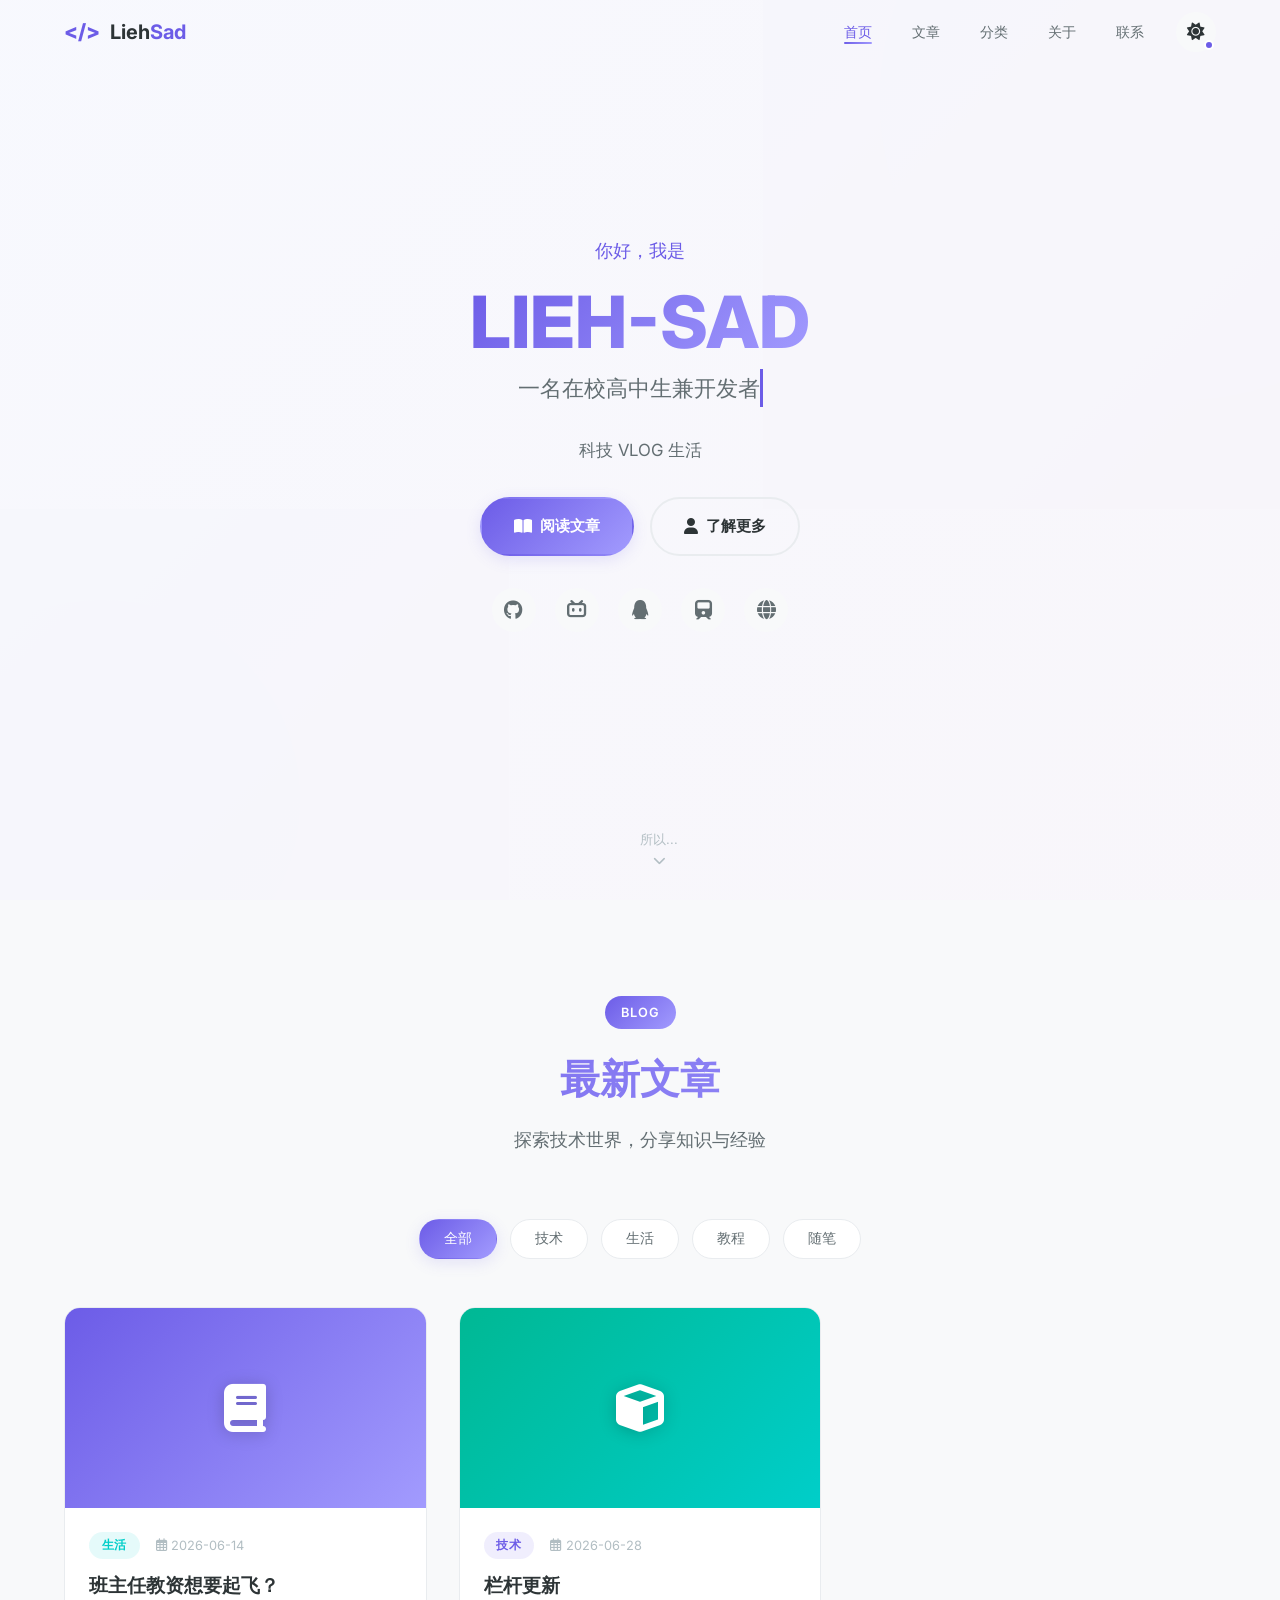
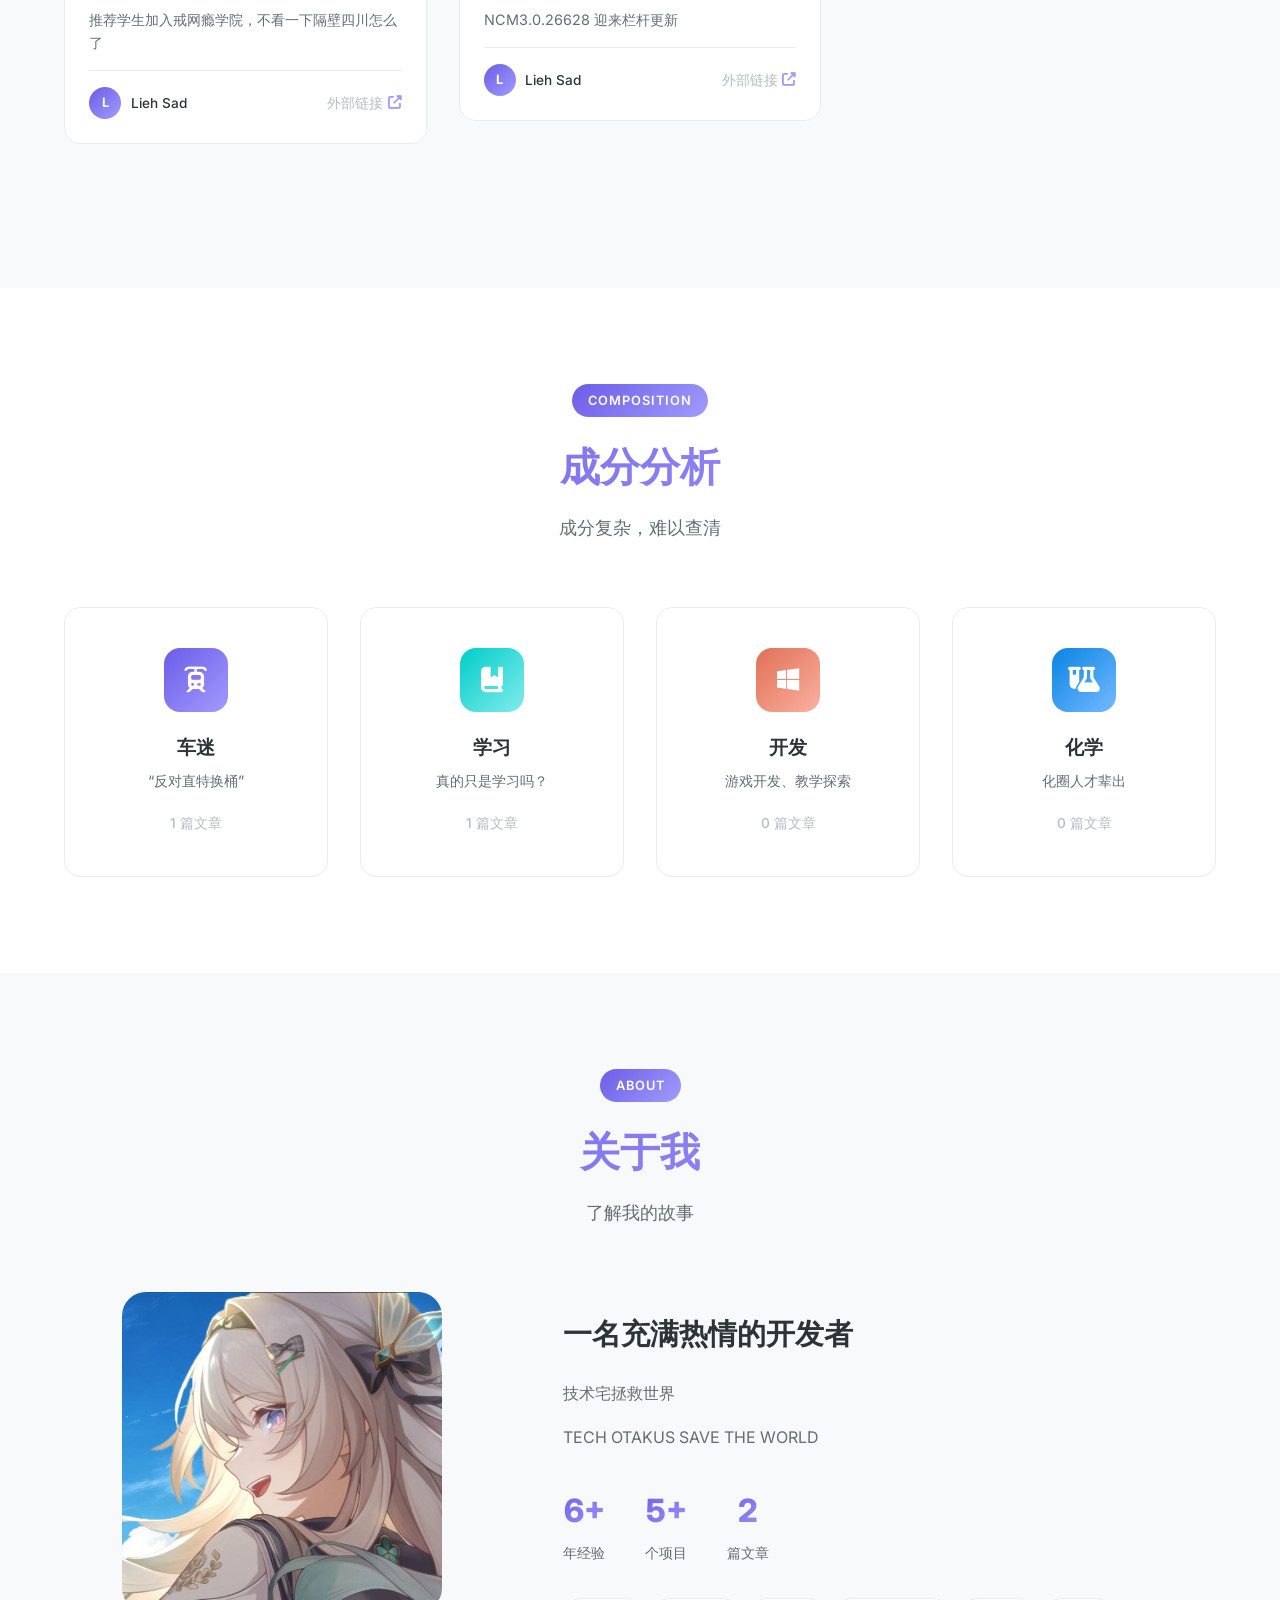
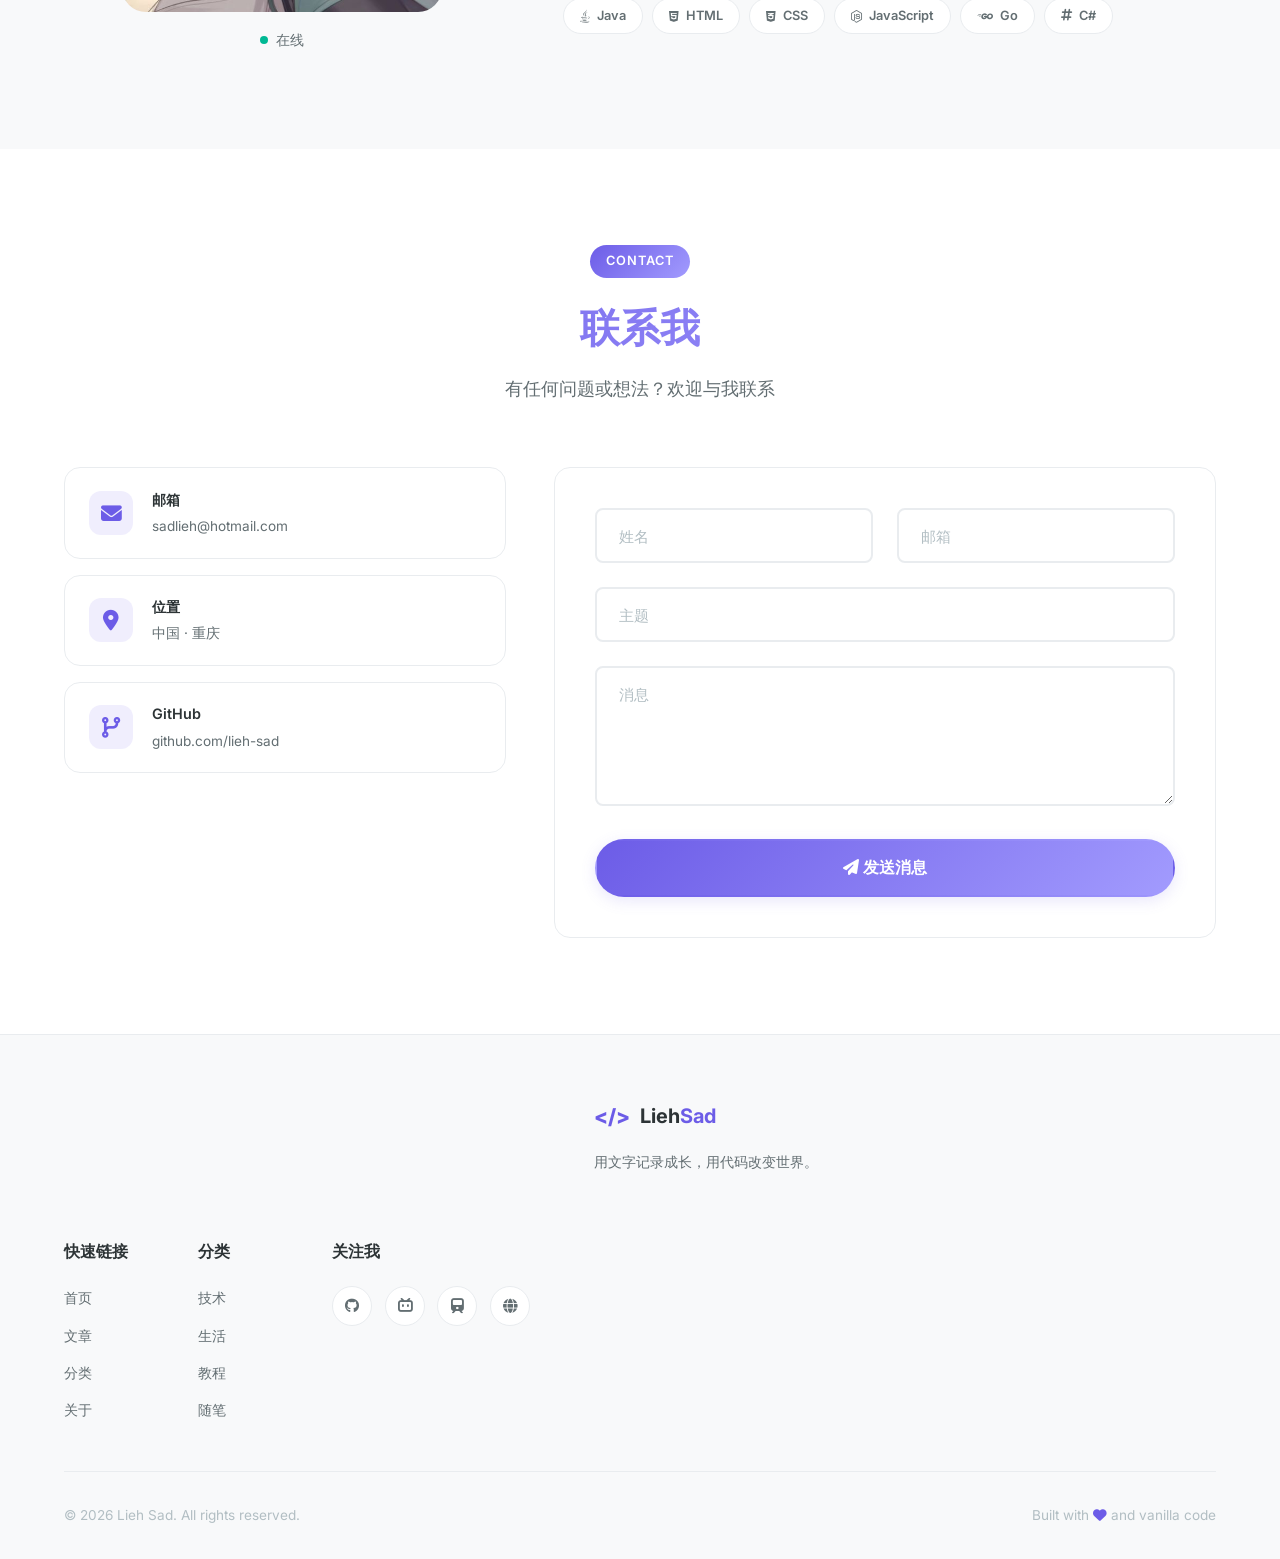
<file: index.html>
<!DOCTYPE html>
<html lang="zh-CN">
<head>
    <meta charset="UTF-8">
    <meta name="viewport" content="width=device-width, initial-scale=1.0">
    <meta name="description" content="个人博客 - 分享技术、生活与思考">
    <meta name="keywords" content="博客, 技术, 生活, 分享">
    <meta name="author" content="LIEH SAD">
    <title>LIEH SAD | 个人博客</title>
    <link rel="icon" href="assets/favicon.ico" type="image/x-icon">
    <!-- 防止页面闪烁：在渲染前根据系统主题设置 data-theme -->
    <script>
        (function() {
            var mode = localStorage.getItem('theme-mode') || 'auto';
            var theme;
            if (mode === 'auto') {
                theme = window.matchMedia('(prefers-color-scheme: dark)').matches ? 'dark' : 'light';
            } else {
                theme = mode;
            }
            document.documentElement.setAttribute('data-theme', theme);
        })();
    </script>
    <link rel="stylesheet" href="css/style.css">
    <link rel="stylesheet" href="css/all.min.css">
    <link href="https://fonts.googleapis.com/css2?family=Inter:wght@300;400;500;600;700;800&family=Noto+Serif+SC:wght@400;600;700&display=swap" rel="stylesheet">
</head>
<body>
    <!-- 导航栏 -->
    <header class="header" id="header">
        <nav class="nav container">
            <a href="#" class="nav__logo">
                <span class="nav__logo-icon">&lt;/&gt;</span>
                <span class="nav__logo-text">Lieh<span class="highlight">Sad</span></span>
            </a>

            <div class="nav__menu" id="nav-menu">
                <ul class="nav__list">
                    <li class="nav__item">
                        <a href="#home" class="nav__link active-link">首页</a>
                    </li>
                    <li class="nav__item">
                        <a href="#blog" class="nav__link">文章</a>
                    </li>
                    <li class="nav__item">
                        <a href="#categories" class="nav__link">分类</a>
                    </li>
                    <li class="nav__item">
                        <a href="#about" class="nav__link">关于</a>
                    </li>
                    <li class="nav__item">
                        <a href="#contact" class="nav__link">联系</a>
                    </li>
                </ul>

                <!-- 主题切换 & 移动端关闭 -->
                <div class="nav__actions">
                    <button class="theme-toggle" id="theme-toggle" aria-label="切换主题">
                        <i class="fas fa-moon"></i>
                    </button>
                    <div class="nav__close" id="nav-close">
                        <i class="fas fa-times"></i>
                    </div>
                </div>
            </div>

            <div class="nav__toggle" id="nav-toggle">
                <i class="fas fa-bars"></i>
            </div>
        </nav>
    </header>

    <main class="main">
        <!-- 首页/Hero 区域 -->
        <section class="hero section" id="home">
            <div class="hero__bg"></div>
            <div class="hero__container container">
                <div class="hero__content">
                    <div class="hero__data">
                        <span class="hero__greeting">你好，我是</span>
                        <h1 class="hero__title">LIEH-SAD</h1>
                        <p class="hero__subtitle">一名在校高中生兼开发者</p>
                        <p class="hero__description">
                            科技
                            VLOG
                            生活
                        </p>
                        <div class="hero__buttons">
                            <a href="#blog" class="btn btn--primary">
                                <i class="fas fa-book-open"></i>
                                阅读文章
                            </a>
                            <a href="#about" class="btn btn--outline">
                                <i class="fas fa-user"></i>
                                了解更多
                            </a>
                        </div>
                    </div>
                    <div class="hero__social">
                        <a href="https://github.com/lieh-sad" target="_blank" rel="noopener noreferrer" class="hero__social-link" aria-label="GitHub">
                            <i class="fab fa-github"></i>
                        </a>
                        <a href="https://space.bilibili.com/1336760259" target="_blank" rel="noopener noreferrer" class="hero__social-link" aria-label="Bilibili">
                            <i class="fab fa-bilibili"></i>
                        </a>
                        <a href="https://wpa.qq.com/msgrd?v=3&uin=344726180&site=qq&menu=yes" target="_blank" rel="noopener noreferrer" class="hero__social-link" aria-label="邮箱">
                            <i class="fa-brands fa-qq"></i>
                        </a>
                        <a href="https://www.mtrbbs.top/space-uid-1289.html" target="_blank" rel="noopener noreferrer" class="hero__social-link" aria-label="Medium">
                            <i class="fa-solid fa-train"></i>
                        </a>
                        <a href="https://lieh-sad.github.io/nanbin/" target="_blank" rel="noopener noreferrer" class="hero__social-link" aria-label="邮箱">
                            <i class="fa-solid fa-globe"></i>
                        </a>
                    </div>
                </div>
            </div>
            <div class="hero__scroll">
                <a href="#blog" class="hero__scroll-link">
                    <span>所以...</span>
                    <i class="fas fa-chevron-down"></i>
                </a>
            </div>
        </section>

        <!-- 博客文章区域 -->
        <section class="blog section" id="blog">
            <div class="container">
                <div class="section__header">
                    <span class="section__tag">Blog</span>
                    <h2 class="section__title">最新文章</h2>
                    <p class="section__subtitle">探索技术世界，分享知识与经验</p>
                </div>

                <div class="blog__filters">
                    <button class="blog__filter-btn active" data-filter="all">全部</button>
                    <button class="blog__filter-btn" data-filter="tech">技术</button>
                    <button class="blog__filter-btn" data-filter="life">生活</button>
                    <button class="blog__filter-btn" data-filter="tutorial">教程</button>
                    <button class="blog__filter-btn" data-filter="notes">随笔</button>
                </div>

                <div class="blog__grid" id="blog-grid">
                    <!-- 文章卡片由 JavaScript 动态生成 -->
                </div>

                <div class="blog__more">
                    <button class="btn btn--primary" id="load-more">
                        <i class="fas fa-sync-alt"></i>
                        加载更多
                    </button>
                </div>
            </div>
        </section>

        <!-- 分类区域 -->
        <section class="categories section" id="categories">
            <div class="container">
                <div class="section__header">
                    <span class="section__tag">COMPOSITION</span>
                    <h2 class="section__title">成分分析</h2>
                    <p class="section__subtitle">成分复杂，难以查清</p>
                </div>

                <div class="categories__grid">
                    <div class="category__card" data-category="tech">
                        <div class="category__icon">
                            <i class="fa-solid fa-train-tram"></i>
                        </div>
                        <h3 class="category__title">车迷</h3>
                        <p class="category__desc">“反对直特换桶”</p>
                        <span class="category__count" id="count-tech">10 %</span>
                    </div>
                    <div class="category__card" data-category="life">
                        <div class="category__icon">
                            <i class="fa-solid fa-book-bookmark"></i>
                        </div>
                        <h3 class="category__title">学习</h3>
                        <p class="category__desc">真的只是学习吗？</p>
                        <span class="category__count" id="count-life">10 %</span>
                    </div>
                    <div class="category__card" data-category="tutorial">
                        <div class="category__icon">
                            <i class="fa-brands fa-windows"></i>
                        </div>
                        <h3 class="category__title">开发</h3>
                        <p class="category__desc">游戏开发、教学探索</p>
                        <span class="category__count" id="count-tutorial">15 %</span>
                    </div>
                    <div class="category__card" data-category="notes">
                        <div class="category__icon">
                            <i class="fa-solid fa-flask-vial"></i>
                        </div>
                        <h3 class="category__title">化学</h3>
                        <p class="category__desc">化圈人才辈出</p>
                        <span class="category__count" id="count-notes">15 %</span>
                    </div>
                </div>
            </div>
        </section>

        <!-- 关于我 -->
        <section class="about section" id="about">
            <div class="container">
                <div class="section__header">
                    <span class="section__tag">About</span>
                    <h2 class="section__title">关于我</h2>
                    <p class="section__subtitle">了解我的故事</p>
                </div>

                <div class="about__content">
                    <div class="about__image-wrapper">
                        <div class="about__image">
                            <div class="about__image-placeholder">
                                <img src="assets/about.jpg" alt="Lieh Sad">
                            </div>
                        </div>
                        <div class="about__status">
                            <span class="about__status-dot"></span>
                            在线
                        </div>
                    </div>
                    <div class="about__data">
                        <h3 class="about__title">一名充满热情的开发者</h3>
                        <p class="about__description">
                            技术宅拯救世界
                        </p>
                        <p class="about__description">
                            TECH OTAKUS SAVE THE WORLD
                        </p>
                        <div class="about__info">
                            <div class="about__info-item">
                                <span class="about__info-number" id="exp-years">6+</span>
                                <span class="about__info-text">年经验</span>
                            </div>
                            <div class="about__info-item">
                                <span class="about__info-number" id="project-count">5+</span>
                                <span class="about__info-text">个项目</span>
                            </div>
                            <div class="about__info-item">
                                <span class="about__info-number" id="article-count">0</span>
                                <span class="about__info-text">篇文章</span>
                            </div>
                        </div>
                        <div class="about__skills">
                            <span class="about__skill-tag"><i class="fab fa-java"></i> Java</span>
                            <span class="about__skill-tag"><i class="fab fa-html5"></i> HTML</span>
                            <span class="about__skill-tag"><i class="fab fa-css3-alt"></i> CSS</span>
                            <span class="about__skill-tag"><i class="fa-brands fa-node-js"></i> JavaScript</span>
                            <span class="about__skill-tag"><i class="fa-brands fa-golang"></i> Go</span>
                            <span class="about__skill-tag"><i class="fa-solid fa-hashtag"></i> C#</span>
                        </div>
                    </div>
                </div>
            </div>
        </section>

        <!-- 联系我 -->
        <section class="contact section" id="contact">
            <div class="container">
                <div class="section__header">
                    <span class="section__tag">Contact</span>
                    <h2 class="section__title">联系我</h2>
                    <p class="section__subtitle">有任何问题或想法？欢迎与我联系</p>
                </div>

                <div class="contact__content">
                    <div class="contact__info">
                        <div class="contact__info-card">
                            <i class="fas fa-envelope"></i>
                            <div>
                                <h4>邮箱</h4>
                                <p>sadlieh@hotmail.com</p>
                            </div>
                        </div>
                        <div class="contact__info-card">
                            <i class="fas fa-map-marker-alt"></i>
                            <div>
                                <h4>位置</h4>
                                <p>中国 · 重庆</p>
                            </div>
                        </div>
                        <div class="contact__info-card">
                            <i class="fas fa-code-branch"></i>
                            <div>
                                <h4>GitHub</h4>
                                <p>github.com/lieh-sad</p>
                            </div>
                        </div>
                    </div>

                    <form class="contact__form" id="contact-form">
                        <div class="contact__form-row">
                            <div class="contact__form-group">
                                <input type="text" class="contact__form-input" placeholder=" " required id="contact-name">
                                <label class="contact__form-label" for="contact-name">姓名</label>
                            </div>
                            <div class="contact__form-group">
                                <input type="email" class="contact__form-input" placeholder=" " required id="contact-email">
                                <label class="contact__form-label" for="contact-email">邮箱</label>
                            </div>
                        </div>
                        <div class="contact__form-group">
                            <input type="text" class="contact__form-input" placeholder=" " required id="contact-subject">
                            <label class="contact__form-label" for="contact-subject">主题</label>
                        </div>
                        <div class="contact__form-group">
                            <textarea class="contact__form-input contact__form-textarea" placeholder=" " required id="contact-message"></textarea>
                            <label class="contact__form-label" for="contact-message">消息</label>
                        </div>
                        <button type="submit" class="btn btn--primary contact__form-btn">
                            <a href="mailto:sadlieh@hotmail.com">
                            <i class="fas fa-paper-plane"></i>
                            发送消息
                        </button>
                    </form>
                </div>
            </div>
        </section>
    </main>

    <!-- 页脚 -->
    <footer class="footer">
        <div class="container">
            <div class="footer__content">
                <div class="footer__brand">
                    <a href="#" class="nav__logo">
                        <span class="nav__logo-icon">&lt;/&gt;</span>
                        <span class="nav__logo-text">Lieh<span class="highlight">Sad</span></span>
                    </a>
                    <p class="footer__description">
                        用文字记录成长，用代码改变世界。
                    </p>
                </div>
                <div class="footer__links">
                    <div class="footer__links-group">
                        <h4 class="footer__links-title">快速链接</h4>
                        <a href="#home">首页</a>
                        <a href="#blog">文章</a>
                        <a href="#categories">分类</a>
                        <a href="#about">关于</a>
                    </div>
                    <div class="footer__links-group">
                        <h4 class="footer__links-title">分类</h4>
                        <a href="#" data-filter="tech">技术</a>
                        <a href="#" data-filter="life">生活</a>
                        <a href="#" data-filter="tutorial">教程</a>
                        <a href="#" data-filter="notes">随笔</a>
                    </div>
                    <div class="footer__links-group">
                        <h4 class="footer__links-title">关注我</h4>
                        <div class="footer__social">
                            <a href="https://github.com/lieh-sad" target="_blank" rel="noopener noreferrer" class="footer__social-link"><i class="fab fa-github"></i></a>
                            <a href="https://space.bilibili.com/1336760259" target="_blank" rel="noopener noreferrer" class="footer__social-link"><i class="fab fa-bilibili"></i></a>
                            <a href="https://www.mtrbbs.top/space-uid-1289.html" target="_blank" rel="noopener noreferrer" class="footer__social-link"><i class="fa-solid fa-train"></i></a>
                            <a href="https://lieh-sad.github.io/nanbin/" target="_blank" rel="noopener noreferrer" class="footer__social-link"><i class="fa-solid fa-globe"></i></a>
                        </div>
                    </div>
                </div>
            </div>
            <div class="footer__bottom">
                <p>&copy; 2026 Lieh Sad. All rights reserved.</p>
                <p>Built with <i class="fas fa-heart" style="color: var(--primary-color);"></i> and vanilla code</p>
            </div>
        </div>
    </footer>

    <!-- 回到顶部 -->
    <a href="#" class="scrollup" id="scroll-up">
        <i class="fas fa-arrow-up"></i>
    </a>

    <script src="js/main.js"></script>
</body>
</html>
</file>
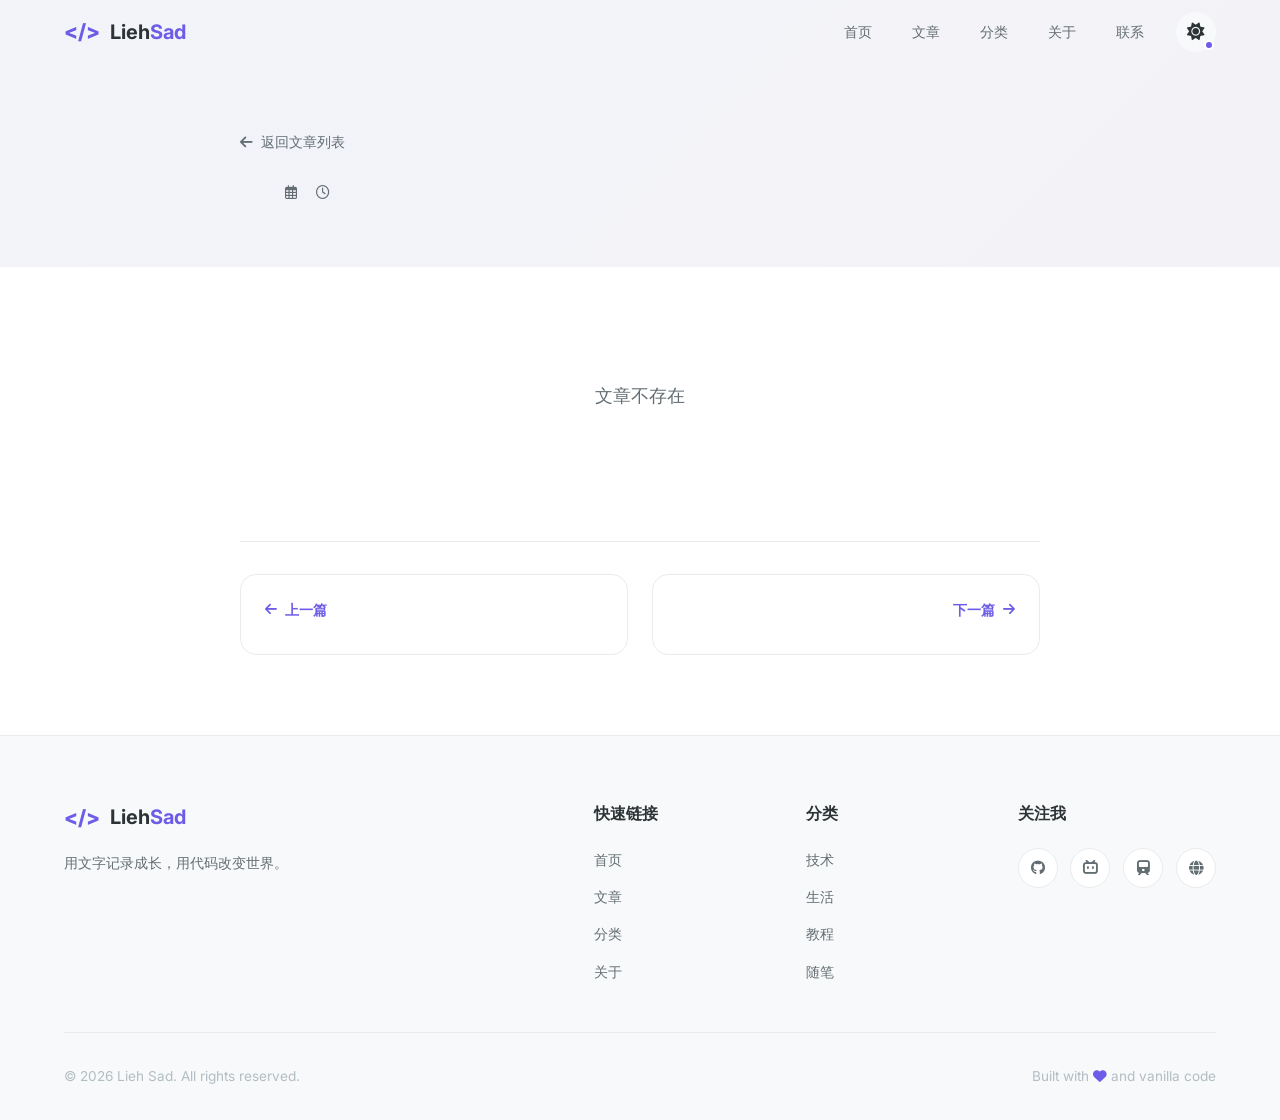
<file: article.html>
<!DOCTYPE html>
<html lang="zh-CN">
<head>
    <meta charset="UTF-8">
    <meta name="viewport" content="width=device-width, initial-scale=1.0">
    <meta name="description" content="文章详情 - LIEH SAD 个人博客">
    <meta name="author" content="LIEH SAD">
    <title>文章 - LIEH SAD | 个人博客</title>
    <link rel="icon" href="assets/favicon.ico" type="image/x-icon">
    <!-- 防止页面闪烁 -->
    <script>
        (function() {
            var mode = localStorage.getItem('theme-mode') || 'auto';
            var theme;
            if (mode === 'auto') {
                theme = window.matchMedia('(prefers-color-scheme: dark)').matches ? 'dark' : 'light';
            } else {
                theme = mode;
            }
            document.documentElement.setAttribute('data-theme', theme);
        })();
    </script>
    <link rel="stylesheet" href="css/style.css">
    <link rel="stylesheet" href="css/all.min.css">
    <link href="https://fonts.googleapis.com/css2?family=Inter:wght@300;400;500;600;700;800&family=Noto+Serif+SC:wght@400;600;700&display=swap" rel="stylesheet">
</head>
<body>
    <!-- 导航栏 -->
    <header class="header" id="header">
        <nav class="nav container">
            <a href="index.html" class="nav__logo">
                <span class="nav__logo-icon">&lt;/&gt;</span>
                <span class="nav__logo-text">Lieh<span class="highlight">Sad</span></span>
            </a>

            <div class="nav__menu" id="nav-menu">
                <ul class="nav__list">
                    <li class="nav__item">
                        <a href="index.html#home" class="nav__link">首页</a>
                    </li>
                    <li class="nav__item">
                        <a href="index.html#blog" class="nav__link active-link">文章</a>
                    </li>
                    <li class="nav__item">
                        <a href="index.html#categories" class="nav__link">分类</a>
                    </li>
                    <li class="nav__item">
                        <a href="index.html#about" class="nav__link">关于</a>
                    </li>
                    <li class="nav__item">
                        <a href="index.html#contact" class="nav__link">联系</a>
                    </li>
                </ul>

                <div class="nav__actions">
                    <button class="theme-toggle" id="theme-toggle" aria-label="切换主题">
                        <i class="fas fa-moon"></i>
                    </button>
                    <div class="nav__close" id="nav-close">
                        <i class="fas fa-times"></i>
                    </div>
                </div>
            </div>

            <div class="nav__toggle" id="nav-toggle">
                <i class="fas fa-bars"></i>
            </div>
        </nav>
    </header>

    <main class="main">
        <!-- 文章头部 Banner -->
        <section class="article-hero section" id="article-hero">
            <div class="container">
                <div class="article-hero__content">
                    <a href="index.html#blog" class="article-hero__back">
                        <i class="fas fa-arrow-left"></i>
                        返回文章列表
                    </a>
                    <div class="article-hero__meta" id="article-meta">
                        <span class="blog__card-category" id="article-category"></span>
                        <span class="article-hero__date" id="article-date">
                            <i class="far fa-calendar-alt"></i>
                        </span>
                        <span class="article-hero__readtime" id="article-readtime">
                            <i class="far fa-clock"></i>
                        </span>
                    </div>
                    <h1 class="article-hero__title" id="article-title"></h1>
                </div>
            </div>
        </section>

        <!-- 文章内容 -->
        <section class="article-content section">
            <div class="container">
                <div class="article-content__wrapper">
                    <article class="article-content__body" id="article-body">
                        <!-- 文章内容由 JavaScript 动态加载 -->
                    </article>

                    <!-- 文章导航（上下篇） -->
                    <nav class="article-nav" id="article-nav">
                        <a class="article-nav__link article-nav__link--prev" id="article-prev">
                            <div class="article-nav__direction">
                                <i class="fas fa-arrow-left"></i>
                                上一篇
                            </div>
                            <span class="article-nav__title" id="article-prev-title"></span>
                        </a>
                        <a class="article-nav__link article-nav__link--next" id="article-next">
                            <div class="article-nav__direction">
                                下一篇
                                <i class="fas fa-arrow-right"></i>
                            </div>
                            <span class="article-nav__title" id="article-next-title"></span>
                        </a>
                    </nav>
                </div>
            </div>
        </section>
    </main>

    <!-- 页脚 -->
    <footer class="footer">
        <div class="container">
            <div class="footer__content">
                <div class="footer__brand">
                    <a href="index.html" class="nav__logo">
                        <span class="nav__logo-icon">&lt;/&gt;</span>
                        <span class="nav__logo-text">Lieh<span class="highlight">Sad</span></span>
                    </a>
                    <p class="footer__description">
                        用文字记录成长，用代码改变世界。
                    </p>
                </div>
                <div class="footer__links">
                    <div class="footer__links-group">
                        <h4 class="footer__links-title">快速链接</h4>
                        <a href="index.html#home">首页</a>
                        <a href="index.html#blog">文章</a>
                        <a href="index.html#categories">分类</a>
                        <a href="index.html#about">关于</a>
                    </div>
                    <div class="footer__links-group">
                        <h4 class="footer__links-title">分类</h4>
                        <a href="index.html" data-filter="tech">技术</a>
                        <a href="index.html" data-filter="life">生活</a>
                        <a href="index.html" data-filter="tutorial">教程</a>
                        <a href="index.html" data-filter="notes">随笔</a>
                    </div>
                    <div class="footer__links-group">
                        <h4 class="footer__links-title">关注我</h4>
                        <div class="footer__social">
                            <a href="https://github.com/lieh-sad" target="_blank" rel="noopener noreferrer" class="footer__social-link"><i class="fab fa-github"></i></a>
                            <a href="https://space.bilibili.com/1336760259" target="_blank" rel="noopener noreferrer" class="footer__social-link"><i class="fab fa-bilibili"></i></a>
                            <a href="https://www.mtrbbs.top/space-uid-1289.html" target="_blank" rel="noopener noreferrer" class="footer__social-link"><i class="fa-solid fa-train"></i></a>
                            <a href="https://lieh-sad.github.io/nanbin/" target="_blank" rel="noopener noreferrer" class="footer__social-link"><i class="fa-solid fa-globe"></i></a>
                        </div>
                    </div>
                </div>
            </div>
            <div class="footer__bottom">
                <p>&copy; 2026 Lieh Sad. All rights reserved.</p>
                <p>Built with <i class="fas fa-heart" style="color: var(--primary-color);"></i> and vanilla code</p>
            </div>
        </div>
    </footer>

    <!-- 回到顶部 -->
    <a href="#" class="scrollup" id="scroll-up">
        <i class="fas fa-arrow-up"></i>
    </a>

    <script src="js/main.js"></script>
</body>
</html>
</file>
<file: css/style.css>
/* ==============================
   变量 & 主题
   ============================== */
:root {
    /* 主色调 */
    --primary-color: #6c5ce7;
    --primary-dark: #5a4bd1;
    --primary-light: #a29bfe;
    --gradient-primary: linear-gradient(135deg, #6c5ce7 0%, #a29bfe 100%);
    --gradient-hero: linear-gradient(135deg, #667eea 0%, #764ba2 100%);

    /* 中性色 */
    --text-color: #2d3436;
    --text-light: #636e72;
    --text-lighter: #b2bec3;
    --bg-color: #ffffff;
    --bg-secondary: #f8f9fa;
    --bg-card: #ffffff;
    --border-color: #e9ecef;
    --shadow-color: rgba(0, 0, 0, 0.08);
    --shadow-hover: rgba(108, 92, 231, 0.15);

    /* 布局 */
    --header-height: 4rem;
    --container-width: 1200px;
    --border-radius: 16px;
    --border-radius-sm: 8px;
    --border-radius-lg: 24px;

    /* 过渡 */
    --transition: 0.3s cubic-bezier(0.4, 0, 0.2, 1);
    --transition-slow: 0.5s cubic-bezier(0.4, 0, 0.2, 1);
}

/* 深色主题 */
[data-theme="dark"] {
    --text-color: #f0f0f0;
    --text-light: #b0b0b0;
    --text-lighter: #707070;
    --bg-color: #0a0a0f;
    --bg-secondary: #12121a;
    --bg-card: #1a1a2e;
    --border-color: #2a2a3e;
    --shadow-color: rgba(0, 0, 0, 0.3);
    --shadow-hover: rgba(108, 92, 231, 0.25);
    --gradient-hero: linear-gradient(135deg, #1a1a2e 0%, #16213e 50%, #0f3460 100%);
}

/* ==============================
   基础重置
   ============================== */
*,
*::before,
*::after {
    margin: 0;
    padding: 0;
    box-sizing: border-box;
}

html {
    scroll-behavior: smooth;
}

body {
    font-family: 'Inter', -apple-system, BlinkMacSystemFont, 'Segoe UI', sans-serif;
    color: var(--text-color);
    background-color: var(--bg-color);
    line-height: 1.7;
    transition: background-color var(--transition-slow), color var(--transition-slow);
    -webkit-font-smoothing: antialiased;
    -moz-osx-font-smoothing: grayscale;
}

ul {
    list-style: none;
}

a {
    text-decoration: none;
    color: inherit;
}

img {
    max-width: 100%;
    height: auto;
    display: block;
}

button {
    cursor: pointer;
    border: none;
    outline: none;
    background: none;
    font-family: inherit;
}

input,
textarea {
    font-family: inherit;
    outline: none;
    border: none;
}

/* ==============================
   容器
   ============================== */
.container {
    max-width: var(--container-width);
    margin: 0 auto;
    padding: 0 1.5rem;
}

.section {
    padding: 6rem 0;
    position: relative;
}

/* ==============================
   通用组件
   ============================== */
.section__header {
    text-align: center;
    margin-bottom: 4rem;
}

.section__tag {
    display: inline-block;
    padding: 0.35rem 1rem;
    background: var(--gradient-primary);
    color: #fff;
    font-size: 0.8rem;
    font-weight: 600;
    border-radius: 50px;
    letter-spacing: 1px;
    text-transform: uppercase;
    margin-bottom: 1rem;
}

.section__title {
    font-size: 2.5rem;
    font-weight: 800;
    margin-bottom: 0.75rem;
    background: var(--gradient-primary);
    -webkit-background-clip: text;
    -webkit-text-fill-color: transparent;
    background-clip: text;
}

.section__subtitle {
    color: var(--text-light);
    font-size: 1.1rem;
    max-width: 500px;
    margin: 0 auto;
}

.highlight {
    color: var(--primary-color);
}

/* 按钮 */
.btn {
    display: inline-flex;
    align-items: center;
    gap: 0.5rem;
    padding: 0.9rem 2rem;
    font-size: 0.95rem;
    font-weight: 600;
    border-radius: 50px;
    transition: all var(--transition);
    cursor: pointer;
    border: 2px solid transparent;
}

.btn i {
    font-size: 1rem;
}

.btn--primary {
    background: var(--gradient-primary);
    color: #fff;
    box-shadow: 0 4px 15px var(--shadow-hover);
}

.btn--primary:hover {
    transform: translateY(-3px);
    box-shadow: 0 8px 25px var(--shadow-hover);
}

.btn--outline {
    background: transparent;
    color: var(--text-color);
    border-color: var(--border-color);
}

.btn--outline:hover {
    border-color: var(--primary-color);
    color: var(--primary-color);
    transform: translateY(-3px);
}

/* ==============================
   导航栏
   ============================== */
.header {
    position: fixed;
    top: 0;
    left: 0;
    width: 100%;
    z-index: 1000;
    background: transparent;
    transition: all var(--transition);
}

.header.scrolled {
    background: rgba(255, 255, 255, 0.85);
    backdrop-filter: blur(20px);
    -webkit-backdrop-filter: blur(20px);
    box-shadow: 0 1px 30px var(--shadow-color);
}

[data-theme="dark"] .header.scrolled {
    background: rgba(10, 10, 15, 0.85);
    backdrop-filter: blur(20px);
    -webkit-backdrop-filter: blur(20px);
}

.nav {
    height: var(--header-height);
    display: flex;
    align-items: center;
    justify-content: space-between;
}

.nav__logo {
    display: flex;
    align-items: center;
    gap: 0.6rem;
    font-weight: 700;
}

.nav__logo-icon {
    font-size: 1.3rem;
    color: var(--primary-color);
    font-weight: 800;
}

.nav__logo-text {
    font-size: 1.25rem;
    color: var(--text-color);
}

.nav__menu {
    display: flex;
    align-items: center;
    gap: 2rem;
}

.nav__list {
    display: flex;
    gap: 2.5rem;
}

.nav__link {
    font-size: 0.9rem;
    font-weight: 500;
    color: var(--text-light);
    transition: color var(--transition);
    position: relative;
}

.nav__link::after {
    content: '';
    position: absolute;
    bottom: -4px;
    left: 0;
    width: 0;
    height: 2px;
    background: var(--gradient-primary);
    transition: width var(--transition);
    border-radius: 1px;
}

.nav__link:hover {
    color: var(--text-color);
}

.nav__link:hover::after,
.nav__link.active-link::after {
    width: 100%;
}

.nav__link.active-link {
    color: var(--primary-color);
}

.nav__actions {
    display: flex;
    align-items: center;
    gap: 1rem;
}

/* 主题切换按钮 */
.theme-toggle {
    width: 40px;
    height: 40px;
    display: flex;
    align-items: center;
    justify-content: center;
    border-radius: 50%;
    background: var(--bg-secondary);
    color: var(--text-color);
    font-size: 1.1rem;
    transition: all var(--transition);
    position: relative;
}

.theme-toggle:hover {
    background: var(--primary-color);
    color: #fff;
    transform: rotate(30deg);
}

/* Auto 模式指示器小圆点 */
.theme-toggle[data-mode="auto"]::after {
    content: '';
    position: absolute;
    bottom: 2px;
    right: 2px;
    width: 10px;
    height: 10px;
    border-radius: 50%;
    background: var(--primary-color);
    border: 2px solid var(--bg-color);
    animation: pulse 2s ease-in-out infinite;
}

.nav__toggle,
.nav__close {
    display: none;
}

/* ==============================
   Hero 区域
   ============================== */
.hero {
    min-height: 100vh;
    display: flex;
    align-items: center;
    position: relative;
    overflow: hidden;
    padding-top: var(--header-height);
}

.hero__bg {
    position: absolute;
    inset: 0;
    background: var(--gradient-hero);
    opacity: 0.05;
    z-index: -1;
}

.hero__bg::before {
    content: '';
    position: absolute;
    width: 600px;
    height: 600px;
    border-radius: 50%;
    background: var(--primary-color);
    opacity: 0.05;
    top: -200px;
    right: -200px;
    animation: float 20s ease-in-out infinite;
}

.hero__bg::after {
    content: '';
    position: absolute;
    width: 400px;
    height: 400px;
    border-radius: 50%;
    background: var(--primary-dark);
    opacity: 0.05;
    bottom: -100px;
    left: -100px;
    animation: float 25s ease-in-out infinite reverse;
}

@keyframes float {
    0%, 100% { transform: translate(0, 0) scale(1); }
    33% { transform: translate(50px, -50px) scale(1.1); }
    66% { transform: translate(-30px, 30px) scale(0.9); }
}

.hero__container {
    width: 100%;
}

.hero__content {
    display: flex;
    flex-direction: column;
    align-items: center;
    text-align: center;
    gap: 2rem;
}

.hero__data {
    max-width: 700px;
}

.hero__greeting {
    display: inline-block;
    font-size: 1.1rem;
    color: var(--primary-color);
    font-weight: 500;
    margin-bottom: 1rem;
    animation: fadeInUp 0.6s ease;
}

.hero__title {
    font-size: 4.5rem;
    font-weight: 800;
    line-height: 1.1;
    margin-bottom: 0.5rem;
    background: var(--gradient-primary);
    -webkit-background-clip: text;
    -webkit-text-fill-color: transparent;
    background-clip: text;
    animation: fadeInUp 0.6s ease 0.1s both;
}

.hero__subtitle {
    font-size: 1.4rem;
    color: var(--text-light);
    font-weight: 500;
    margin-bottom: 1.2rem;
    animation: fadeInUp 0.6s ease 0.2s both;
}

.hero__description {
    font-size: 1.05rem;
    color: var(--text-light);
    line-height: 1.8;
    margin-bottom: 2rem;
    animation: fadeInUp 0.6s ease 0.3s both;
}

.hero__buttons {
    display: flex;
    gap: 1rem;
    justify-content: center;
    flex-wrap: wrap;
    animation: fadeInUp 0.6s ease 0.4s both;
}

.hero__social {
    display: flex;
    gap: 1.2rem;
    animation: fadeInUp 0.6s ease 0.5s both;
}

.hero__social-link {
    width: 44px;
    height: 44px;
    display: flex;
    align-items: center;
    justify-content: center;
    border-radius: 50%;
    background: var(--bg-secondary);
    color: var(--text-light);
    font-size: 1.2rem;
    transition: all var(--transition);
}

.hero__social-link:hover {
    background: var(--gradient-primary);
    color: #fff;
    transform: translateY(-4px);
}

.hero__scroll {
    position: absolute;
    bottom: 2rem;
    left: 50%;
    transform: translateX(-50%);
    animation: fadeInUp 0.6s ease 0.6s both;
}

.hero__scroll-link {
    display: flex;
    flex-direction: column;
    align-items: center;
    gap: 0.3rem;
    color: var(--text-lighter);
    font-size: 0.8rem;
    transition: color var(--transition);
}

.hero__scroll-link:hover {
    color: var(--primary-color);
}

.hero__scroll-link i {
    animation: bounceDown 2s ease-in-out infinite;
}

@keyframes bounceDown {
    0%, 20%, 50%, 80%, 100% { transform: translateY(0); }
    40% { transform: translateY(8px); }
    60% { transform: translateY(4px); }
}

@keyframes fadeInUp {
    from {
        opacity: 0;
        transform: translateY(30px);
    }
    to {
        opacity: 1;
        transform: translateY(0);
    }
}

/* ==============================
   博客文章区域
   ============================== */
.blog {
    background: var(--bg-secondary);
    transition: background-color var(--transition-slow);
}

.blog__filters {
    display: flex;
    justify-content: center;
    gap: 0.8rem;
    flex-wrap: wrap;
    margin-bottom: 3rem;
}

.blog__filter-btn {
    padding: 0.6rem 1.5rem;
    border-radius: 50px;
    font-size: 0.9rem;
    font-weight: 500;
    color: var(--text-light);
    background: var(--bg-card);
    border: 1px solid var(--border-color);
    transition: all var(--transition);
}

.blog__filter-btn:hover {
    border-color: var(--primary-color);
    color: var(--primary-color);
}

.blog__filter-btn.active {
    background: var(--gradient-primary);
    color: #fff;
    border-color: transparent;
    box-shadow: 0 4px 15px var(--shadow-hover);
}

.blog__grid {
    display: grid;
    grid-template-columns: repeat(auto-fill, minmax(340px, 1fr));
    gap: 2rem;
    margin-bottom: 3rem;
}

/* 文章卡片 */
.blog__card {
    background: var(--bg-card);
    border-radius: var(--border-radius);
    overflow: hidden;
    border: 1px solid var(--border-color);
    transition: all var(--transition);
    animation: cardAppear 0.6s ease both;
}

.blog__card:hover {
    transform: translateY(-8px);
    box-shadow: 0 20px 40px var(--shadow-hover);
    border-color: transparent;
}

.blog__card--external .blog__card-read {
    color: var(--text-lighter);
    font-weight: 400;
}

.blog__card--external .blog__card-read i {
    color: var(--primary-light);
}

.blog__card--external:hover .blog__card-read {
    color: var(--primary-color);
}

@keyframes cardAppear {
    from {
        opacity: 0;
        transform: translateY(40px);
    }
    to {
        opacity: 1;
        transform: translateY(0);
    }
}

.blog__card-image {
    width: 100%;
    height: 200px;
    object-fit: cover;
    display: block;
}

.blog__card-image-placeholder {
    width: 100%;
    height: 200px;
    display: flex;
    align-items: center;
    justify-content: center;
    font-size: 3rem;
    color: #fff;
    position: relative;
    overflow: hidden;
}

.blog__card-image-placeholder .card-bg {
    position: absolute;
    inset: 0;
    z-index: 0;
}

.blog__card-image-placeholder i {
    position: relative;
    z-index: 1;
    filter: drop-shadow(0 2px 8px rgba(0,0,0,0.2));
}

.blog__card-body {
    padding: 1.5rem;
}

.blog__card-meta {
    display: flex;
    align-items: center;
    gap: 1rem;
    margin-bottom: 0.8rem;
    font-size: 0.8rem;
    color: var(--text-lighter);
}

.blog__card-category {
    display: inline-block;
    padding: 0.2rem 0.8rem;
    border-radius: 50px;
    font-size: 0.75rem;
    font-weight: 600;
    text-transform: uppercase;
    letter-spacing: 0.5px;
}

.blog__card-category.tech { background: rgba(108, 92, 231, 0.1); color: #6c5ce7; }
.blog__card-category.life { background: rgba(0, 206, 201, 0.1); color: #00cec9; }
.blog__card-category.tutorial { background: rgba(253, 203, 110, 0.15); color: #e17055; }
.blog__card-category.notes { background: rgba(116, 185, 255, 0.1); color: #0984e3; }

.blog__card-date {
    display: flex;
    align-items: center;
    gap: 0.3rem;
}

.blog__card-title {
    font-size: 1.2rem;
    font-weight: 700;
    margin-bottom: 0.6rem;
    line-height: 1.4;
    display: -webkit-box;
    -webkit-line-clamp: 2;
    -webkit-box-orient: vertical;
    overflow: hidden;
}

.blog__card-excerpt {
    font-size: 0.9rem;
    color: var(--text-light);
    display: -webkit-box;
    -webkit-line-clamp: 2;
    -webkit-box-orient: vertical;
    overflow: hidden;
    margin-bottom: 1rem;
    line-height: 1.6;
}

.blog__card-footer {
    display: flex;
    align-items: center;
    justify-content: space-between;
    padding-top: 1rem;
    border-top: 1px solid var(--border-color);
}

.blog__card-author {
    display: flex;
    align-items: center;
    gap: 0.6rem;
    font-size: 0.85rem;
    font-weight: 500;
}

.blog__card-author img,
.blog__card-author-avatar {
    width: 32px;
    height: 32px;
    border-radius: 50%;
    object-fit: cover;
}

.blog__card-author-avatar {
    background: var(--gradient-primary);
    display: flex;
    align-items: center;
    justify-content: center;
    color: #fff;
    font-size: 0.8rem;
    font-weight: 700;
}

.blog__card-read {
    font-size: 0.85rem;
    color: var(--primary-color);
    font-weight: 600;
    display: flex;
    align-items: center;
    gap: 0.3rem;
    transition: gap var(--transition);
}

.blog__card-read:hover {
    gap: 0.6rem;
}

.blog__more {
    text-align: center;
}

/* ==============================
   分类区域
   ============================== */
.categories__grid {
    display: grid;
    grid-template-columns: repeat(auto-fit, minmax(240px, 1fr));
    gap: 2rem;
}

.category__card {
    background: var(--bg-card);
    border-radius: var(--border-radius);
    padding: 2.5rem 2rem;
    text-align: center;
    border: 1px solid var(--border-color);
    transition: all var(--transition);
    cursor: pointer;
}

.category__card:hover {
    transform: translateY(-6px);
    box-shadow: 0 15px 30px var(--shadow-hover);
    border-color: transparent;
}

.category__icon {
    width: 64px;
    height: 64px;
    margin: 0 auto 1.2rem;
    display: flex;
    align-items: center;
    justify-content: center;
    border-radius: 16px;
    font-size: 1.6rem;
    color: #fff;
}

.category__card[data-category="tech"] .category__icon { background: linear-gradient(135deg, #6c5ce7, #a29bfe); }
.category__card[data-category="life"] .category__icon { background: linear-gradient(135deg, #00cec9, #81ecec); }
.category__card[data-category="tutorial"] .category__icon { background: linear-gradient(135deg, #e17055, #fab1a0); }
.category__card[data-category="notes"] .category__icon { background: linear-gradient(135deg, #0984e3, #74b9ff); }

.category__title {
    font-size: 1.2rem;
    font-weight: 700;
    margin-bottom: 0.3rem;
}

.category__desc {
    font-size: 0.9rem;
    color: var(--text-light);
    margin-bottom: 1rem;
}

.category__count {
    font-size: 0.85rem;
    color: var(--text-lighter);
    font-weight: 500;
}

/* ==============================
   关于我
   ============================== */
.about {
    background: var(--bg-secondary);
    transition: background-color var(--transition-slow);
}

.about__content {
    display: grid;
    grid-template-columns: 1fr 1.5fr;
    gap: 4rem;
    align-items: center;
}

.about__image-wrapper {
    display: flex;
    flex-direction: column;
    align-items: center;
    gap: 1rem;
}

.about__image {
    width: 100%;
    max-width: 320px;
    aspect-ratio: 1;
    border-radius: var(--border-radius-lg);
    overflow: hidden;
    position: relative;
}

.about__image-placeholder {
    width: 100%;
    height: 100%;
    background: var(--gradient-primary);
    display: flex;
    align-items: center;
    justify-content: center;
    font-size: 5rem;
    color: rgba(255,255,255,0.8);
}

.about__image-placeholder img {
    width: 100%;
    height: 100%;
    object-fit: cover;
    display: block;
}

.about__status {
    display: flex;
    align-items: center;
    gap: 0.5rem;
    font-size: 0.9rem;
    color: var(--text-light);
}

.about__status-dot {
    width: 8px;
    height: 8px;
    border-radius: 50%;
    background: #00b894;
    animation: pulse 2s ease-in-out infinite;
}

@keyframes pulse {
    0%, 100% { opacity: 1; }
    50% { opacity: 0.3; }
}

.about__title {
    font-size: 1.8rem;
    font-weight: 700;
    margin-bottom: 1.2rem;
}

.about__description {
    color: var(--text-light);
    margin-bottom: 1rem;
    line-height: 1.8;
}

.about__info {
    display: flex;
    gap: 2.5rem;
    margin: 2rem 0;
}

.about__info-item {
    text-align: center;
}

.about__info-number {
    display: block;
    font-size: 2rem;
    font-weight: 800;
    background: var(--gradient-primary);
    -webkit-background-clip: text;
    -webkit-text-fill-color: transparent;
    background-clip: text;
}

.about__info-text {
    font-size: 0.85rem;
    color: var(--text-light);
    font-weight: 500;
}

.about__skills {
    display: flex;
    flex-wrap: wrap;
    gap: 0.6rem;
}

.about__skill-tag {
    display: inline-flex;
    align-items: center;
    gap: 0.4rem;
    padding: 0.4rem 1rem;
    border-radius: 50px;
    font-size: 0.8rem;
    font-weight: 600;
    background: var(--bg-card);
    border: 1px solid var(--border-color);
    color: var(--text-light);
    transition: all var(--transition);
}

.about__skill-tag:hover {
    border-color: var(--primary-color);
    color: var(--primary-color);
    transform: translateY(-2px);
}

/* ==============================
   联系我
   ============================== */
.contact__content {
    display: grid;
    grid-template-columns: 1fr 1.5fr;
    gap: 3rem;
    align-items: start;
}

.contact__info {
    display: flex;
    flex-direction: column;
    gap: 1rem;
}

.contact__info-card {
    display: flex;
    align-items: center;
    gap: 1.2rem;
    padding: 1.2rem 1.5rem;
    background: var(--bg-card);
    border-radius: var(--border-radius);
    border: 1px solid var(--border-color);
    transition: all var(--transition);
}

.contact__info-card:hover {
    border-color: var(--primary-color);
    transform: translateX(4px);
}

.contact__info-card i {
    font-size: 1.3rem;
    color: var(--primary-color);
    width: 44px;
    height: 44px;
    display: flex;
    align-items: center;
    justify-content: center;
    border-radius: 12px;
    background: rgba(108, 92, 231, 0.1);
}

.contact__info-card h4 {
    font-size: 0.9rem;
    font-weight: 600;
    margin-bottom: 0.2rem;
}

.contact__info-card p {
    font-size: 0.85rem;
    color: var(--text-light);
}

/* 表单 */
.contact__form {
    background: var(--bg-card);
    padding: 2.5rem;
    border-radius: var(--border-radius);
    border: 1px solid var(--border-color);
}

.contact__form-row {
    display: grid;
    grid-template-columns: 1fr 1fr;
    gap: 1.5rem;
}

.contact__form-group {
    position: relative;
    margin-bottom: 1.5rem;
}

.contact__form-input {
    width: 100%;
    padding: 1rem 1.2rem;
    border: 2px solid var(--border-color);
    border-radius: var(--border-radius-sm);
    background: transparent;
    color: var(--text-color);
    font-size: 0.95rem;
    transition: all var(--transition);
}

.contact__form-input:focus {
    border-color: var(--primary-color);
    box-shadow: 0 0 0 4px rgba(108, 92, 231, 0.1);
}

.contact__form-textarea {
    min-height: 140px;
    resize: vertical;
}

.contact__form-label {
    position: absolute;
    left: 1.2rem;
    top: 1rem;
    color: var(--text-lighter);
    font-size: 0.95rem;
    pointer-events: none;
    transition: all var(--transition);
    background: var(--bg-card);
    padding: 0 0.3rem;
}

.contact__form-input:focus ~ .contact__form-label,
.contact__form-input:not(:placeholder-shown) ~ .contact__form-label {
    top: -0.6rem;
    left: 0.8rem;
    font-size: 0.8rem;
    color: var(--primary-color);
}

.contact__form-btn {
    width: 100%;
    justify-content: center;
    padding: 1rem;
    font-size: 1rem;
}

/* ==============================
   页脚
   ============================== */
.footer {
    background: var(--bg-secondary);
    border-top: 1px solid var(--border-color);
    padding: 4rem 0 2rem;
    transition: background-color var(--transition-slow);
}

.footer__content {
    display: grid;
    grid-template-columns: 1.5fr 2fr;
    gap: 4rem;
    margin-bottom: 3rem;
}

.footer__description {
    color: var(--text-light);
    font-size: 0.9rem;
    margin-top: 1rem;
    max-width: 300px;
}

.footer__links {
    display: grid;
    grid-template-columns: repeat(3, 1fr);
    gap: 2rem;
}

.footer__links-group {
    display: flex;
    flex-direction: column;
    gap: 0.8rem;
}

.footer__links-title {
    font-size: 1rem;
    font-weight: 700;
    margin-bottom: 0.5rem;
}

.footer__links-group a {
    font-size: 0.9rem;
    color: var(--text-light);
    transition: color var(--transition);
}

.footer__links-group a:hover {
    color: var(--primary-color);
}

.footer__social {
    display: flex;
    gap: 0.8rem;
}

.footer__social-link {
    width: 40px;
    height: 40px;
    display: flex;
    align-items: center;
    justify-content: center;
    border-radius: 50%;
    background: var(--bg-card);
    color: var(--text-light);
    border: 1px solid var(--border-color);
    transition: all var(--transition);
}

.footer__social-link:hover {
    background: var(--gradient-primary);
    color: #fff;
    border-color: transparent;
    transform: translateY(-3px);
}

.footer__bottom {
    padding-top: 2rem;
    border-top: 1px solid var(--border-color);
    display: flex;
    justify-content: space-between;
    font-size: 0.85rem;
    color: var(--text-lighter);
}

/* ==============================
   回到顶部
   ============================== */
.scrollup {
    position: fixed;
    bottom: -100px;
    right: 2rem;
    width: 44px;
    height: 44px;
    display: flex;
    align-items: center;
    justify-content: center;
    background: var(--gradient-primary);
    color: #fff;
    border-radius: 50%;
    font-size: 1.1rem;
    box-shadow: 0 4px 15px var(--shadow-hover);
    transition: all var(--transition);
    z-index: 100;
    opacity: 0;
    visibility: hidden;
}

.scrollup.show {
    bottom: 2rem;
    opacity: 1;
    visibility: visible;
}

.scrollup:hover {
    transform: translateY(-4px);
    box-shadow: 0 8px 25px var(--shadow-hover);
}

/* ==============================
   响应式设计
   ============================== */
@media screen and (max-width: 1024px) {
    .about__content {
        grid-template-columns: 1fr;
        text-align: center;
    }

    .about__image-wrapper {
        margin: 0 auto;
    }

    .about__info {
        justify-content: center;
    }

    .about__skills {
        justify-content: center;
    }

    .contact__content {
        grid-template-columns: 1fr;
    }
}

@media screen and (max-width: 768px) {
    .section {
        padding: 4rem 0;
    }

    .section__title {
        font-size: 2rem;
    }

    .hero__title {
        font-size: 3rem;
    }

    .hero__subtitle {
        font-size: 1.1rem;
    }

    .blog__grid {
        grid-template-columns: 1fr;
    }

    .categories__grid {
        grid-template-columns: repeat(2, 1fr);
    }

    .footer__content {
        grid-template-columns: 1fr;
        gap: 2rem;
    }

    .footer__links {
        grid-template-columns: repeat(2, 1fr);
    }

    .contact__form {
        padding: 1.5rem;
    }

    .contact__form-row {
        grid-template-columns: 1fr;
    }

    /* 移动端导航 */
    .nav__menu {
        position: fixed;
        top: 0;
        right: -100%;
        width: 280px;
        height: 100vh;
        flex-direction: column;
        background: var(--bg-card);
        padding: 6rem 2rem 2rem;
        border-left: 1px solid var(--border-color);
        transition: right var(--transition);
        gap: 2rem;
        justify-content: flex-start;
        align-items: flex-start;
        box-shadow: -10px 0 30px var(--shadow-color);
    }

    .nav__menu.show {
        right: 0;
    }

    .nav__list {
        flex-direction: column;
        gap: 1.5rem;
    }

    .nav__toggle {
        display: block;
        font-size: 1.3rem;
        color: var(--text-color);
    }

    .nav__close {
        display: block;
        position: absolute;
        top: 1.5rem;
        right: 1.5rem;
        font-size: 1.3rem;
        color: var(--text-color);
    }

    .nav__actions {
        width: 100%;
        justify-content: space-between;
        padding-top: 1rem;
        border-top: 1px solid var(--border-color);
    }
}

@media screen and (max-width: 480px) {
    .hero__title {
        font-size: 2.2rem;
    }

    .categories__grid {
        grid-template-columns: 1fr;
    }

    .about__info {
        flex-wrap: wrap;
        gap: 1.5rem;
    }

    .footer__bottom {
        flex-direction: column;
        text-align: center;
        gap: 0.5rem;
    }
}

/* ==============================
   滚动条美化
   ============================== */
::-webkit-scrollbar {
    width: 8px;
}

::-webkit-scrollbar-track {
    background: var(--bg-secondary);
}

::-webkit-scrollbar-thumb {
    background: var(--text-lighter);
    border-radius: 4px;
}

::-webkit-scrollbar-thumb:hover {
    background: var(--primary-color);
}

/* ==============================
   选择文本样式
   ============================== */
::selection {
    background: var(--primary-color);
    color: #fff;
}

/* ==============================
   文章卡片链接
   ============================== */
.blog__card-link {
    text-decoration: none;
    color: inherit;
    display: block;
    transition: all var(--transition);
}

.blog__card-link:hover {
    text-decoration: none;
}

.blog__card-link .blog__card {
    cursor: pointer;
}

/* ==============================
   文章详情页 - Hero
   ============================== */
.article-hero {
    padding: 8rem 0 3rem;
    background: var(--bg-secondary);
    position: relative;
    overflow: hidden;
    transition: background-color var(--transition-slow);
}

.article-hero::before {
    content: '';
    position: absolute;
    inset: 0;
    background: var(--gradient-hero);
    opacity: 0.04;
    z-index: 0;
}

.article-hero__content {
    position: relative;
    z-index: 1;
    max-width: 800px;
    margin: 0 auto;
}

.article-hero__back {
    display: inline-flex;
    align-items: center;
    gap: 0.5rem;
    color: var(--text-light);
    font-size: 0.9rem;
    font-weight: 500;
    margin-bottom: 2rem;
    transition: color var(--transition);
}

.article-hero__back:hover {
    color: var(--primary-color);
}

.article-hero__meta {
    display: flex;
    align-items: center;
    gap: 1.2rem;
    flex-wrap: wrap;
    margin-bottom: 1.2rem;
    font-size: 0.85rem;
    color: var(--text-light);
}

.article-hero__date,
.article-hero__readtime {
    display: flex;
    align-items: center;
    gap: 0.3rem;
}

.article-hero__title {
    font-size: 2.8rem;
    font-weight: 800;
    line-height: 1.3;
    color: var(--text-color);
}

/* ==============================
   文章详情页 - 内容
   ============================== */
.article-content {
    padding: 3rem 0 5rem;
    background: var(--bg-color);
    transition: background-color var(--transition-slow);
}

.article-content__wrapper {
    max-width: 800px;
    margin: 0 auto;
}

.article-content__body {
    font-size: 1.05rem;
    line-height: 1.9;
    color: var(--text-color);
}

.article-content__body p {
    margin-bottom: 1.5rem;
}

.article-content__body h2 {
    font-size: 1.8rem;
    font-weight: 700;
    margin: 2.5rem 0 1rem;
    color: var(--text-color);
}

.article-content__body h3 {
    font-size: 1.4rem;
    font-weight: 600;
    margin: 2rem 0 0.8rem;
    color: var(--text-color);
}

.article-content__body ul,
.article-content__body ol {
    margin: 1rem 0 1.5rem 1.5rem;
}

.article-content__body li {
    margin-bottom: 0.5rem;
}

.article-content__body blockquote {
    border-left: 4px solid var(--primary-color);
    padding: 1rem 1.5rem;
    margin: 1.5rem 0;
    background: var(--bg-secondary);
    border-radius: 0 var(--border-radius-sm) var(--border-radius-sm) 0;
    color: var(--text-light);
    font-style: italic;
}

.article-content__body code {
    background: var(--bg-secondary);
    padding: 0.2rem 0.5rem;
    border-radius: 4px;
    font-size: 0.9em;
    font-family: 'Consolas', 'Monaco', monospace;
}

.article-content__body pre {
    background: var(--bg-secondary);
    padding: 1.5rem;
    border-radius: var(--border-radius-sm);
    overflow-x: auto;
    margin: 1.5rem 0;
    border: 1px solid var(--border-color);
}

.article-content__body pre code {
    background: none;
    padding: 0;
}

.article-content__body img {
    border-radius: var(--border-radius-sm);
    margin: 1.5rem 0;
    max-width: 100%;
}

.article-content__body a {
    color: var(--primary-color);
    text-decoration: underline;
    text-underline-offset: 2px;
}

.article-content__body a:hover {
    color: var(--primary-dark);
}

.article__empty {
    text-align: center;
    padding: 4rem 0;
    color: var(--text-light);
    font-size: 1.1rem;
}

/* ==============================
   文章导航（上下篇）
   ============================== */
.article-nav {
    display: flex;
    justify-content: space-between;
    gap: 1.5rem;
    margin-top: 4rem;
    padding-top: 2rem;
    border-top: 1px solid var(--border-color);
}

.article-nav__link {
    flex: 1;
    display: flex;
    flex-direction: column;
    gap: 0.5rem;
    padding: 1.5rem;
    border-radius: var(--border-radius);
    border: 1px solid var(--border-color);
    text-decoration: none;
    color: var(--text-color);
    transition: all var(--transition);
    background: var(--bg-card);
    max-width: 50%;
}

.article-nav__link:hover {
    border-color: var(--primary-color);
    transform: translateY(-3px);
    box-shadow: 0 8px 25px var(--shadow-hover);
}

.article-nav__link--next {
    text-align: right;
    margin-left: auto;
}

.article-nav__direction {
    font-size: 0.85rem;
    color: var(--primary-color);
    font-weight: 600;
    display: flex;
    align-items: center;
    gap: 0.5rem;
}

.article-nav__link--next .article-nav__direction {
    justify-content: flex-end;
}

.article-nav__title {
    font-size: 1rem;
    font-weight: 600;
    display: -webkit-box;
    -webkit-line-clamp: 1;
    -webkit-box-orient: vertical;
    overflow: hidden;
}

/* ==============================
   响应式 - 文章页
   ============================== */
@media screen and (max-width: 768px) {
    .article-hero {
        padding: 6rem 0 2rem;
    }

    .article-hero__title {
        font-size: 1.8rem;
    }

    .article-content__body {
        font-size: 1rem;
    }

    .article-nav {
        flex-direction: column;
    }

    .article-nav__link {
        max-width: 100%;
    }

    .article-nav__link--next {
        text-align: left;
        margin-left: 0;
    }

    .article-nav__link--next .article-nav__direction {
        justify-content: flex-start;
    }
}
</file>
